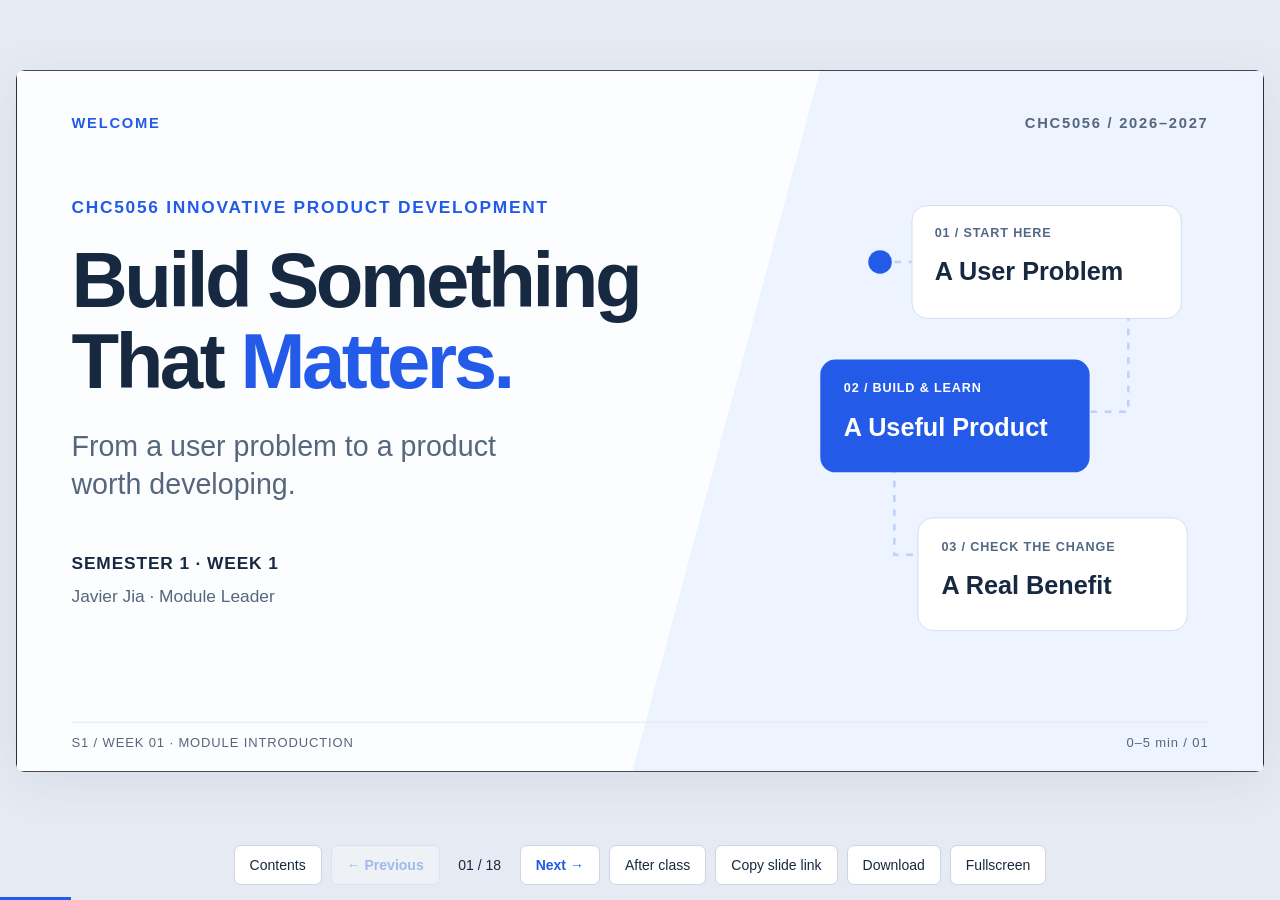
<file: 2026-2027/index.html>
<!DOCTYPE html><html lang="en"><head><meta charset="utf-8"><meta name="viewport" content="width=device-width, initial-scale=1"><link rel="icon" href="data:,"><meta name="description" content="CHC5056 Innovative Product Development. Week 1: Module Introduction. A 45-minute lecture for 2026–2027."><title>CHC5056 · Week 1</title><style>
:root{--ink:#172941;--muted:#56667c;--blue:#235be8;--line:#dce3ef;--soft:#eef3fd;--paper:#fcfdff}*{box-sizing:border-box}body{margin:0;background:#e6ebf3;color:var(--ink);font-family:Arial,Helvetica,sans-serif;overflow:hidden}button,a,summary{touch-action:manipulation}button{font:inherit;cursor:pointer}button:focus-visible,a:focus-visible,summary:focus-visible{outline:3px solid #b74700;outline-offset:4px}button:disabled{opacity:.35;cursor:default}[hidden]{display:none!important}.viewport{position:absolute;inset:12px 16px 70px;display:grid;place-items:center}.frame{position:relative;width:1440px;height:810px;flex:none}.stage{width:1440px;height:810px;background:var(--paper);position:absolute;transform-origin:top left;box-shadow:0 12px 60px #293d5a15;border-radius:10px;overflow:hidden}.slide{position:absolute;inset:0;padding:48px 64px 66px}.eyebrow{display:flex;align-items:center;justify-content:space-between;font-size:17px;font-weight:700;letter-spacing:2px;color:var(--muted);text-transform:uppercase;height:28px}.eyebrow .chapter{color:var(--blue)}h2{font-size:54px;letter-spacing:-1.8px;line-height:1.1;margin:31px 0 26px;max-width:1270px}h3{font-size:34px;line-height:1.16;margin:16px 0;color:var(--ink);letter-spacing:-.6px}p{margin:0;font-size:27px;line-height:1.38}.subtitle{font-size:25px;color:var(--muted);margin:-8px 0 24px}.tag{font-size:17px;letter-spacing:1.5px;font-weight:700;color:var(--blue)}.grid{display:grid;gap:26px}.two{grid-template-columns:1fr 1fr}.three{grid-template-columns:repeat(3,1fr)}.card{border:1px solid var(--line);border-radius:14px;padding:28px;background:#fff}.card .card-copy{margin:0;font-size:27px;line-height:1.38;color:var(--muted)}.card.blue{background:var(--soft);border-color:#c6d6fc}.card.blue h3{color:var(--blue)}.prompt{margin-top:27px;padding:23px 27px;display:flex;gap:30px;background:#172941;border-radius:12px;color:white;align-items:center}.prompt b{font-size:22px;min-width:230px}.prompt span{font-size:25px;line-height:1.35}.slide-foot{position:absolute;bottom:26px;left:64px;right:64px;border-top:1px solid var(--line);padding-top:14px;display:flex;justify-content:space-between;font-size:15px;letter-spacing:1px;color:var(--muted)}.fine{font-size:21px;line-height:1.4;color:var(--muted);margin-top:22px}.statement{font-size:29px;line-height:1.35;margin-top:29px;max-width:1150px}.mini{border-top:1px solid var(--line);padding-top:19px;margin-top:23px;font-size:23px}.process{display:flex;align-items:center;justify-content:space-between;background:var(--soft);padding:23px 28px;border-radius:12px;margin-bottom:27px;font-size:29px;font-weight:700}.process b{color:var(--blue)}.outcomes{display:grid;gap:18px}.outcomes article{display:flex;gap:32px;align-items:center;padding:19px 25px;border-top:1px solid var(--line)}.outcomes article>span{font-size:64px;letter-spacing:-3px;color:var(--blue);width:88px;flex-shrink:0}.outcomes h3{margin:0 0 9px}.outcomes p{color:var(--muted)}.semester{border:1px solid var(--line);border-radius:14px;padding:23px 28px;background:#fff}.semester h3{font-size:30px;margin:8px 0 20px}.journey{display:grid;gap:18px}.milestones{display:grid;grid-template-columns:repeat(4,1fr);gap:20px}.milestones>div{border-left:3px solid #b7ccfc;padding-left:18px}.milestones b{color:var(--blue);font-size:22px}.milestones p{font-size:24px;line-height:1.25;margin-top:8px}.assessment{width:100%;border-collapse:collapse;text-align:left;font-size:24px;line-height:1.2}.assessment th,.assessment td{padding:14px 13px;border-bottom:1px solid var(--line)}.assessment thead{font-size:16px;text-transform:uppercase;letter-spacing:1px;color:var(--muted)}.assessment tbody th{font-weight:600;width:37%}.assessment td:nth-child(2){font-size:31px;color:var(--blue);font-weight:700}.assessment td:nth-child(3){width:33%;font-size:22px}.assessment td:last-child{font-size:22px}.ribbon{background:var(--soft);padding:19px 22px;margin-top:20px;border-radius:10px;display:flex;justify-content:space-between;font-size:22px;gap:20px}.parta{display:flex;gap:55px;align-items:center;border-top:1px solid var(--line);padding:27px 0}.big-number{font-size:156px;font-weight:700;letter-spacing:-9px;color:var(--blue);min-width:300px}.big-number span{font-size:75px}.big-number p{letter-spacing:0;color:var(--muted);font-size:25px;font-weight:400}.parta h3{font-size:44px;margin-top:0}.pills{display:flex;gap:12px;margin:20px 0}.pills span{border:1px solid var(--line);padding:9px 14px;border-radius:30px;font-size:22px}.lead.small{font-size:28px}.matching{display:grid;grid-template-columns:1fr 290px;gap:36px}.matching ol{margin:0;padding-left:38px}.matching li{font-size:27px;line-height:1.3;padding:13px 0 13px 8px;border-bottom:1px solid var(--line)}.key{display:flex;flex-direction:column;gap:12px;padding:16px 22px;background:var(--soft);border-radius:12px}.key span{font-size:25px;padding:10px 0;color:var(--blue)}.explanation{margin-top:20px;font-size:23px}.explanation summary{width:max-content;cursor:pointer;color:var(--blue);font-weight:700;padding:9px 0;max-width:100%}.explanation[open]{position:absolute;z-index:4;inset:auto 64px 78px;background:#fff;border:2px solid #9cb7f7;border-radius:12px;box-shadow:0 8px 50px #17294125;padding:14px 24px;max-height:340px;overflow:auto}.explanation>div{line-height:1.4;padding:12px 0 6px;font-size:24px}.explanation p{font-size:24px;margin-top:12px}.bridge{display:flex;justify-content:center;gap:26px;margin-top:32px;font-size:30px;font-weight:700}.bridge span{color:var(--blue)}.problem{display:flex;gap:28px;padding:21px 26px;background:var(--soft);align-items:center;border-radius:10px;margin-bottom:30px}.problem .tag{width:160px;flex-shrink:0}.problem p{font-size:28px}.value-chain{display:grid;grid-template-columns:1fr 30px 1fr 30px 1fr;gap:15px;align-items:center}.value-chain .card{height:274px;padding:25px}.value-chain .card h3{font-size:32px}.value-chain .card p{font-size:26px}.arrow{font-size:35px;color:var(--blue)}.statements{margin:0;padding:0;list-style:none;counter-reset:statement}.statements li{counter-increment:statement;display:flex;align-items:center;gap:21px;padding:13px 0;border-bottom:1px solid var(--line);font-size:29px}.statements li:before{content:counter(statement);font-size:21px;color:var(--blue);background:var(--soft);border-radius:50%;width:37px;height:37px;display:grid;place-items:center;flex-shrink:0}.adapt{display:grid;grid-template-columns:1fr 1fr 1fr;gap:20px}.adapt>div{padding:24px;border:1px solid var(--line);border-radius:12px}.adapt h3{font-size:32px}.adapt p{font-size:26px;color:var(--muted)}.adapt .evidence{background:var(--soft)}.adapt .tag{font-size:15px;letter-spacing:1px}.loop{display:flex;gap:28px;justify-content:center;align-items:center;font-size:31px;font-weight:700;margin-top:35px}.loop b{color:var(--blue)}.idea{background:var(--soft);border-left:5px solid var(--blue);padding:20px 26px;position:relative}.idea p{font-size:35px;margin-top:8px}.badge{position:absolute;right:25px;top:36px;color:var(--blue);font-size:20px;font-weight:700}.worksheet{display:grid;grid-template-columns:1fr 1fr;gap:20px 40px;margin-top:24px}.worksheet>div{border-bottom:1px solid var(--line);padding-bottom:15px}.worksheet b{font-size:19px;letter-spacing:1px;color:var(--blue)}.worksheet p{font-size:26px;margin-top:8px}.worksheet+.prompt{margin-top:22px;padding:18px 24px}.finish-grid{display:grid;grid-template-columns:1.25fr 1fr;gap:55px}.exit{margin:15px 0;padding-left:30px}.exit li{font-size:30px;line-height:1.3;padding:16px 0 16px 10px;border-bottom:1px solid var(--line)}.next{background:var(--soft);border-radius:12px;padding:30px}.next h3{font-size:42px}.next p{font-size:25px}.next hr{border:0;border-top:1px solid #cbd9f7;margin:24px 0}.cover{background:linear-gradient(105deg,#fcfdff 56%,#edf3ff 56%)}.cover-copy{position:absolute;top:145px;left:64px;z-index:1}.kicker{font-size:20px;letter-spacing:2px;color:var(--blue);font-weight:700}h1{font-size:90px;line-height:1.04;letter-spacing:-4px;margin:24px 0 28px;font-weight:700}h1 em{font-style:normal;color:var(--blue)}.lead{font-size:33px;line-height:1.35;color:var(--muted)}.cover-meta{margin-top:49px;font-size:20px;font-weight:700;line-height:1.9;letter-spacing:1px}.cover-meta span{color:var(--blue);margin:0 10px}.cover-meta small{font-size:20px;font-weight:400;letter-spacing:0;color:var(--muted)}.cover-art{position:absolute;width:505px;right:40px;top:103px}.svg-label{font:bold 15px Arial;fill:#526985;letter-spacing:1px}.svg-title{font:bold 30px Arial;fill:#172941}.light{fill:white}.toolbar{position:absolute;height:54px;bottom:8px;left:20px;right:20px;display:flex;align-items:center;gap:9px;justify-content:center}.toolbar button,.toolbar a{border:1px solid #ccd5e3;background:#fff;border-radius:7px;padding:10px 15px;font-size:14px;color:var(--ink);text-decoration:none;line-height:18px}.toolbar button:hover,.toolbar a:hover{background:var(--soft)}.toolbar .nav{color:var(--blue);font-weight:700}.counter{font-size:14px;font-variant-numeric:tabular-nums;width:62px;text-align:center}.progress{height:3px;position:fixed;bottom:0;left:0;background:var(--blue);transition:width .18s}.status{position:fixed;bottom:74px;left:50%;transform:translateX(-50%);background:var(--ink);color:white;padding:10px 18px;border-radius:8px;font-size:15px;z-index:30}.sr-only{position:absolute;width:1px;height:1px;padding:0;margin:-1px;overflow:hidden;clip:rect(0,0,0,0);white-space:nowrap;border:0}dialog{border:1px solid var(--line);border-radius:16px;width:min(900px,85vw);max-height:82vh;padding:30px;color:var(--ink);box-shadow:0 20px 80px #17294133}dialog::backdrop{background:#132a4e77}dialog header{display:flex;justify-content:space-between;align-items:center;gap:20px;margin-bottom:20px}dialog h2{font-size:30px;margin:0;letter-spacing:-.5px}dialog header button{background:var(--soft);border:0;border-radius:6px;padding:9px 14px;color:var(--ink)}.contents-list{display:grid;grid-template-columns:1fr 1fr;gap:9px;list-style:none;padding:0;margin:0}.contents-list button{width:100%;height:100%;text-align:left;background:white;border:1px solid var(--line);border-radius:7px;padding:13px;font-size:16px;line-height:1.3}.contents-list button[aria-current]{border-color:var(--blue);background:var(--soft);color:var(--blue)}.note-copy p{font-size:22px;line-height:1.6}.note-copy .note-section{font-size:15px;color:var(--blue);letter-spacing:1px;margin-bottom:16px;font-weight:700}.dialog-hint{font-size:14px;color:var(--muted);margin-top:20px}.noscript{position:fixed;inset:0;z-index:100;background:white;padding:50px;font-size:26px}@media(prefers-reduced-motion:reduce){*,*:before,*:after{transition:none!important;animation:none!important}}@media print{body{overflow:visible;background:white}.viewport{position:static;display:block}.frame{width:auto!important;height:auto!important}.stage{position:static;transform:none!important;width:auto;height:auto;box-shadow:none}.slide{display:block!important;position:relative;width:1440px;height:810px;break-after:page}.toolbar,.progress,dialog,.status{display:none!important}@page{size:16in 9in;margin:0}}

.assessment-cards{display:grid;grid-template-columns:1fr 1fr;gap:14px 18px}
.assessment-card{position:relative;min-height:128px;border:1px solid var(--line);border-radius:12px;padding:16px 18px;background:#fff}
.assessment-head{display:flex;align-items:flex-start;justify-content:space-between;gap:14px}
.assessment-head h3{font-size:22px;line-height:1.18;margin:0;letter-spacing:-.25px;max-width:76%}
.ownership{flex:none;padding:6px 11px;border-radius:999px;font-size:13px;line-height:1;font-weight:700}
.ownership.individual{background:#dbeafe;color:#1e40af}
.ownership.group{background:#d1fae5;color:#065f46}
.ownership.mixed{background:#ede9fe;color:#5b21b6}
.weight{display:block;margin-top:8px;font-size:35px;line-height:1;color:var(--blue)}
.weight.group-colour{color:#07845c}
.assessment-card p{margin-top:4px;font-size:18px;line-height:1.25;color:var(--muted)}
.milestone{position:absolute;right:18px;bottom:16px;font-size:15px;color:var(--muted)}
.sprint-card{grid-column:1 / -1;min-height:116px;background:var(--soft);border-color:#c6d6fc}
.sprint-card .assessment-head h3{max-width:none}
.sprint-body{display:grid;grid-template-columns:125px 1fr auto;align-items:end;gap:20px}
.sprint-body .weight{font-size:46px;margin-top:5px}
.sprint-body p{font-size:19px;margin:5px 0 0}
.sprint-body .milestone{position:static;padding-bottom:3px}
.assessment-alert{margin-top:14px;padding:14px 18px;border-left:5px solid var(--blue);border-radius:0 10px 10px 0;background:#dbeafe;display:flex;align-items:center;gap:34px}
.assessment-alert b{flex:none;font-size:18px;color:#1e40af}
.assessment-alert span{font-size:18px;line-height:1.25;color:#263e62}

/* Slide 2: Module Leader Profile */
.profile-grid{display:grid;grid-template-columns:1.05fr 1.25fr;gap:26px;align-items:stretch}
.profile-card{border:1px solid var(--line);border-radius:14px;padding:30px 28px;background:#fff;display:flex;flex-direction:column;justify-content:space-between}
.profile-card h3{font-size:38px;margin:12px 0 6px;letter-spacing:-0.8px;color:var(--ink)}
.profile-role{font-size:23px;color:var(--blue);font-weight:700;margin-bottom:6px}
.profile-inst{font-size:21px;color:var(--muted);line-height:1.35}
.cred-badges{display:flex;gap:10px;margin:20px 0 14px;flex-wrap:wrap}
.cred-badge{background:var(--soft);border:1px solid #c6d6fc;color:var(--blue);padding:7px 15px;border-radius:24px;font-size:18px;font-weight:700}
.profile-details{display:flex;flex-direction:column;gap:14px}
.detail-item{border:1px solid var(--line);border-radius:14px;padding:18px 22px;background:#fff}
.detail-item.blue{background:var(--soft);border-color:#c6d6fc}
.detail-item h4{margin:0 0 6px;font-size:22px;color:var(--ink);letter-spacing:-0.2px}
.detail-item.blue h4{color:var(--blue)}
.detail-item p{margin:0;font-size:19px;line-height:1.32;color:var(--muted)}

/* Slide 18: Startup Bootcamp */
#slide-18 h2{margin:14px 0 6px;font-size:48px}
#slide-18 .subtitle{margin:0 0 14px;font-size:22px}
.bootcamp-layout{display:grid;grid-template-columns:1.22fr 0.88fr;gap:24px;align-items:start}
.bootcamp-content{display:flex;flex-direction:column;gap:10px}
.bootcamp-callout{background:#172941;border-radius:12px;padding:12px 18px;color:white;border-left:5px solid var(--blue)}
.bootcamp-callout .tag{color:#9cb7f7;margin-bottom:3px;display:block;font-size:13px;letter-spacing:1px}
.bootcamp-callout blockquote{margin:0;font-size:18px;line-height:1.3;color:#f0f4fd;font-style:italic}
.bootcamp-phases{display:grid;grid-template-columns:1fr 1fr;gap:9px}
.phase-card{border:1px solid var(--line);border-radius:10px;padding:9px 13px;background:#fff}
.phase-card.highlight{background:var(--soft);border-color:#c6d6fc}
.phase-tag{font-size:12px;font-weight:700;color:var(--blue);letter-spacing:0.5px;margin-bottom:2px}
.phase-card h4{margin:0 0 2px;font-size:16px;color:var(--ink);letter-spacing:-0.2px}
.phase-card p{margin:0;font-size:14px;line-height:1.22;color:var(--muted)}
.phase-card strong{color:var(--ink)}
.bootcamp-contact{border:1px solid var(--line);border-radius:10px;padding:9px 15px;background:#fff;display:flex;justify-content:space-between;align-items:center;gap:12px}
.bootcamp-contact strong{font-size:14px;color:var(--ink);display:block;margin-bottom:1px}
.bootcamp-contact p{margin:0;font-size:14px;line-height:1.22;color:var(--muted)}
.bootcamp-poster-wrap{display:flex;flex-direction:column;align-items:center;justify-content:center;background:#fff;border:1px solid var(--line);border-radius:12px;padding:6px 8px;box-shadow:0 4px 20px #17294110}
.bootcamp-poster-img{height:440px;width:auto;max-width:100%;object-fit:contain;border-radius:6px;display:block}
.bootcamp-poster-wrap .poster-caption{margin-top:5px;font-size:12px;color:var(--muted);letter-spacing:0.5px}
</style></head><body><noscript><div class="noscript">Enable JavaScript to use this slide presentation.</div></noscript><main class="viewport" aria-label="Week 1 presentation"><div class="frame"><div class="stage"><section class="slide cover" id="slide-1" data-title="Build Something That Matters." tabindex="-1" aria-label="Slide 1: Build Something That Matters." ><div class="eyebrow"><span class="chapter">Welcome</span><span>CHC5056 / 2026–2027</span></div><div class="cover-copy"><p class="kicker">CHC5056 INNOVATIVE PRODUCT DEVELOPMENT</p><h1>Build Something<br>That <em>Matters.</em></h1><p class="lead">From a user problem to a product<br>worth developing.</p><div class="cover-meta">SEMESTER 1 · WEEK 1<br><small>Javier Jia · Module Leader</small></div></div><div class="cover-art" aria-label="Product development connects a user problem, a product and a benefit"><svg viewBox="0 0 520 590" role="img"><title>Start with a problem. Build a product. Check the benefit.</title><path d="M105 122H400V300H122V470H415" fill="none" stroke="#bed1fb" stroke-width="3" stroke-dasharray="8 9"/><circle cx="105" cy="122" r="14" fill="#235be8"/><rect x="143" y="55" width="320" height="134" rx="18" fill="#fff" stroke="#ced9eb"/><text x="170" y="92" class="svg-label">01 / START HERE</text><text x="170" y="144" class="svg-title">A User Problem</text><rect x="34" y="238" width="320" height="134" rx="18" fill="#235be8"/><text x="62" y="277" class="svg-label light">02 / BUILD &amp; LEARN</text><text x="62" y="329" class="svg-title light">A Useful Product</text><rect x="150" y="426" width="320" height="134" rx="18" fill="#fff" stroke="#ced9eb"/><text x="178" y="465" class="svg-label">03 / CHECK THE CHANGE</text><text x="178" y="517" class="svg-title">A Real Benefit</text></svg></div><p class="study-note" hidden>This module connects product development, teamwork and professional practice. You will learn to explain decisions and support claims with evidence. Use the arrow keys or the buttons to navigate. Open Contents to jump to a page; copy the address to share a specific slide.</p><footer class="slide-foot"><span>S1 / WEEK 01 · MODULE INTRODUCTION</span><span>0–5 min <span aria-hidden="true"> / </span> 01</span></footer></section><section class="slide " id="slide-2" data-title="Meet Your Module Leader." tabindex="-1" aria-label="Slide 2: Meet Your Module Leader." hidden><div class="eyebrow"><span class="chapter">Module Leader</span><span>CHC5056 / 2026:2027</span></div><h2>Meet Your Module Leader.</h2><p class="subtitle">Guiding your journey from user discovery to working product.</p><div class="profile-grid"><article class="profile-card"><div><div class="tag">MODULE LEADER</div><h3>Javier Jia</h3><p class="profile-role">Innovative Product Development</p><p class="profile-inst">Oxford Brookes College<br>Chengdu University of Technology</p><div class="cred-badges"><span class="cred-badge">PGCiE</span><span class="cred-badge">PMP Certified</span></div></div><div class="mini">Focus: Agile Delivery, Product Discovery, Systems Thinking</div></article><div class="profile-details"><article class="detail-item blue"><h4>Module Role &amp; Mentorship</h4><p>Leading lectures, moderating Sprint Reviews, and supporting your team as you iterate from an uncertain problem to a working product.</p></article><article class="detail-item"><h4>What Drives Success Here</h4><p>Curiosity, weekly sprint momentum, open team communication, and grounding product choices in concrete user evidence.</p></article><article class="detail-item"><h4>Office Hours &amp; Communication</h4><p>Available during weekly seminars and scheduled office consultations. Bring questions early rather than waiting for milestones.</p></article></div></div><p class="study-note" hidden>Javier Jia leads CHC5056 Innovative Product Development at Oxford Brookes College, CDUT. He holds PGCiE and PMP credentials. Reach out during weekly seminars, office hours, or via university channels for academic and project guidance.</p><footer class="slide-foot"><span>S1 / WEEK 01 · MODULE INTRODUCTION</span><span>Welcome <span aria-hidden="true"> / </span> 02</span></footer></section><section class="slide " id="slide-3" data-title="Which Product Creates More Value?" tabindex="-1" aria-label="Slide 3: Which Product Creates More Value?" hidden><div class="eyebrow"><span class="chapter">Start with value</span><span>CHC5056 / 2026–2027</span></div><h2>Which Product Creates More Value?</h2><p class="subtitle">Hypothetical teaching scenario: Campus advice service</p><div class="grid two"><article class="card "><div class="tag">OPTION A</div><h3>More Features</h3><div class="card-copy">An AI assistant, custom themes and badges.<br><br>Students still do not know when they will be seen.</div></article><article class="card blue"><div class="tag">OPTION B</div><h3>A Clearer Wait</h3><div class="card-copy">A simple queue estimate and a call-back alert.<br><br>Pilot trial indicates reduced waiting time at the desk.</div></article></div><div class="prompt"><b>Discuss · 2 Minutes</b><span>Choose A or B. Whose experience improves? What would you check?</span></div><p class="study-note" hidden>The pilot outcome is invented for this teaching scenario. Option B has a clearer connection to the stated waiting problem. Its value still depends on evidence, reliability and whose needs it serves. A larger feature list alone does not establish value.</p><footer class="slide-foot"><span>S1 / WEEK 01 · MODULE INTRODUCTION</span><span>0–5 min <span aria-hidden="true"> / </span> 03</span></footer></section><section class="slide " id="slide-4" data-title="Three Questions for Today." tabindex="-1" aria-label="Slide 4: Three Questions for Today." hidden><div class="eyebrow"><span class="chapter">Your learning outcomes</span><span>CHC5056 / 2026–2027</span></div><h2>Three Questions for Today.</h2><div class="outcomes"><article><span>01</span><div><h3>What Is This Module For?</h3><p>Explain how product development, teamwork and professional practice connect.</p></div></article><article><span>02</span><div><h3>What Am I Responsible For?</h3><p>Identify assessment milestones and individual and team responsibilities.</p></div></article><article><span>03</span><div><h3>What Makes a Product Useful?</h3><p>Distinguish product features, user problems and intended benefits.</p></div></article></div><p class="study-note" hidden>These are the three Lecture Learning Outcomes. The exit check returns to them. Today introduces adaptive delivery through an example; detailed Scrum mechanics and planning methods come later.</p><footer class="slide-foot"><span>S1 / WEEK 01 · MODULE INTRODUCTION</span><span>5–12 min <span aria-hidden="true"> / </span> 04</span></footer></section><section class="slide " id="slide-5" data-title="Develop a Product. Show Your Contribution." tabindex="-1" aria-label="Slide 5: Develop a Product. Show Your Contribution." hidden><div class="eyebrow"><span class="chapter">The module in practice</span><span>CHC5056 / 2026–2027</span></div><h2>Develop a Product. Show Your Contribution.</h2><div class="process"><span>Discover</span><b>→</b><span>Design</span><b>→</b><span>Build</span><b>→</b><span>Review &amp; Improve</span></div><div class="grid two"><article class="card "><div class="tag">TOGETHER</div><h3>Create a Coherent Product</h3><div class="card-copy">Coordinate decisions, combine work and respond to feedback.</div></article><article class="card "><div class="tag">INDIVIDUALLY</div><h3>Explain What You Contributed</h3><div class="card-copy">Use your work, decisions and evidence to show your contribution and understanding.</div></article></div><p class="statement">Practise the technical judgement, teamwork and responsibility needed for Level 6 project work.</p><p class="study-note" hidden>A shared product does not make individual responsibility disappear. Contribution evidence can include an implemented change, a design decision with reasons, or a recorded test and its findings. The formal assessment briefs specify the evidence requirements.</p><footer class="slide-foot"><span>S1 / WEEK 01 · MODULE INTRODUCTION</span><span>5–12 min <span aria-hidden="true"> / </span> 05</span></footer></section><section class="slide " id="slide-6" data-title="One Journey. Two Semesters." tabindex="-1" aria-label="Slide 6: One Journey. Two Semesters." hidden><div class="eyebrow"><span class="chapter">Your module journey</span><span>CHC5056 / 2026–2027</span></div><h2>One Journey. Two Semesters.</h2><div class="journey"><div class="semester"><span class="tag">SEMESTER 1</span><h3>Frame → Plan → Build → Review</h3><div class="milestones"><div><b>W1–4</b><p>Explore needs<br>and shape an idea</p></div><div><b>W5</b><p>Part A<br>proposal</p></div><div><b>W10</b><p>Sprint<br>Review 1</p></div><div><b>W12</b><p>Part B +<br>Sprint Review 2</p></div></div></div><div class="semester"><span class="tag">SEMESTER 2</span><h3>Improve → Evaluate → Reflect</h3><div class="milestones"><div><b>W5</b><p>Sprint<br>Review 3</p></div><div><b>W8</b><p>Sprint<br>Review 4</p></div><div><b>W11</b><p>Sprint Review 5 +<br>Part C</p></div><div><b>W12</b><p>Final verification<br>and module review</p></div></div></div></div><p class="fine">In-person Class Test: centrally scheduled outside normal teaching. Date, time and venue to be announced.</p><p class="study-note" hidden>The journey combines product work, feedback and reflection across the year. Part B and Sprint Review 2 share the S1 Week 12 seminar session but are separately assessed. S2 Week 12 final verification adds no mark. The Class Test is not held in the normal Week 12 lecture.</p><footer class="slide-foot"><span>S1 / WEEK 01 · MODULE INTRODUCTION</span><span>5–12 min <span aria-hidden="true"> / </span> 06</span></footer></section><section class="slide " id="slide-7" data-title="Know the Purpose of Each Assessment." tabindex="-1" aria-label="Slide 7: Know the Purpose of Each Assessment." hidden><div class="eyebrow"><span class="chapter">Assessment overview</span><span>CHC5056 / 2026–2027</span></div><h2>Know the Purpose of Each Assessment.</h2><div class="assessment-cards"><article class="assessment-card"><div class="assessment-head"><h3>Part A: Project Proposal/Plan and Defence</h3><span class="ownership individual">Individual</span></div><strong class="weight">30%</strong><p>Justify a computing product proposal.</p><span class="milestone">S1 Week 5</span></article><article class="assessment-card"><div class="assessment-head"><h3>Part B: Group Presentation</h3><span class="ownership group">Group</span></div><strong class="weight group-colour">10%</strong><p>Communicate the team’s product and project.</p><span class="milestone">S1 Week 12</span></article><article class="assessment-card"><div class="assessment-head"><h3>Part C: Employability Portfolio</h3><span class="ownership individual">Individual</span></div><strong class="weight">10%</strong><p>Evidence professional development.</p><span class="milestone">S2 Week 11</span></article><article class="assessment-card"><div class="assessment-head"><h3>Part D: In-person Class Test</h3><span class="ownership individual">Individual</span></div><strong class="weight">10%</strong><p>Demonstrate module understanding.</p><span class="milestone">Centrally scheduled · details to be announced</span></article><article class="assessment-card sprint-card"><div class="assessment-head"><h3>Part D: Five Sprint Reviews</h3><span class="ownership mixed">Group + Individual</span></div><div class="sprint-body"><strong class="weight">40%</strong><p><b>Five Reviews × 8%</b><br>Each Review: Group /40 + Individual /60</p><span class="milestone">S1 W10 &amp; W12 · S2 W5, W8 &amp; W11</span></div></article></div><div class="assessment-alert"><b>First Major Milestone</b><span>Part A is due in Semester 1, Week 5. Use the current brief and rubric for full requirements.</span></div><p class="study-note" hidden>Part D totals 50%: five Sprint Reviews at 8% each, plus the In-person Class Test at 10%. Reviews take place in S1 W10, S1 W12, S2 W5, S2 W8 and S2 W11. The Class Test is centrally scheduled; date, time and venue will be communicated separately. The Part A Defence clarifies understanding where required and has no separate numerical mark.</p><footer class="slide-foot"><span>S1 / WEEK 01 · MODULE INTRODUCTION</span><span>12–22 min <span aria-hidden="true"> / </span> 07</span></footer></section><section class="slide " id="slide-8" data-title="Your First Milestone: Part A." tabindex="-1" aria-label="Slide 8: Your First Milestone: Part A." hidden><div class="eyebrow"><span class="chapter">Start preparing</span><span>CHC5056 / 2026–2027</span></div><h2>Your First Milestone: Part A.</h2><div class="parta"><div class="big-number">30<span>%</span><p>of the module</p></div><div><h3>Project Proposal/Plan<br>and Defence</h3><div class="pills"><span>Individual report</span><span>1,500 words</span><span>S1 Week 5</span></div><p class="lead small">Begin with a specific user and problem.<br>Explain why the proposed product is worth investigating.</p></div></div><div class="prompt"><b>Before Your Seminar</b><span>Read the current Part A Specification and Rubric.<br>Bring an initial idea and questions about the required evidence.</span></div><p class="study-note" hidden>Use the mandatory Project Proposal Template provided with the current brief. The exact submission date is published on the student website. Today introduces the purpose and first preparation steps; the Seminar explores the brief and rubric. Your Four-Line Idea Card today is formative, and you are not committing to a final product idea.</p><footer class="slide-foot"><span>S1 / WEEK 01 · MODULE INTRODUCTION</span><span>12–22 min <span aria-hidden="true"> / </span> 08</span></footer></section><section class="slide " id="slide-9" data-title="Which Evidence Belongs Where?" tabindex="-1" aria-label="Slide 9: Which Evidence Belongs Where?" hidden><div class="eyebrow"><span class="chapter">Retrieval check 01</span><span>CHC5056 / 2026–2027</span></div><h2>Which Evidence Belongs Where?</h2><p class="subtitle">Work with a neighbour. Match each example to its primary assessment purpose.</p><div class="matching"><ol type="A"><li>A researched argument for a proposed product</li><li>A shared presentation communicating the team’s project</li><li>A portfolio showing professional development</li><li>A working increment and evidence of your contribution</li><li>Individual responses to questions about module concepts</li></ol><div class="key"><span>Part D · Class Test</span><span>Part C</span><span>Part A</span><span>Part D · Reviews</span><span>Part B</span></div></div><details class="explanation"><summary>Explore the Reasoning</summary><div><b>A → Part A · B → Part B · C → Part C · D → Sprint Reviews · E → In-person Class Test.</b><p>Explain the purpose of each match. Some project evidence supports more than one assessment, but their criteria remain distinct.</p></div></details><p class="study-note" hidden>This is a formative matching exercise, not an assessment question. Discuss the purpose before checking the explanation. In particular, distinguish communicating the group project in Part B from demonstrating product and individual contribution evidence in the Sprint Reviews.</p><footer class="slide-foot"><span>S1 / WEEK 01 · MODULE INTRODUCTION</span><span>12–22 min <span aria-hidden="true"> / </span> 09</span></footer></section><section class="slide " id="slide-10" data-title="The Project Creates and Improves the Product." tabindex="-1" aria-label="Slide 10: The Project Creates and Improves the Product." hidden><div class="eyebrow"><span class="chapter">Make the distinction</span><span>CHC5056 / 2026–2027</span></div><h2>The Project Creates and Improves the Product.</h2><div class="grid two"><article class="card "><div class="tag">PROJECT</div><h3>The Organised Work</h3><div class="card-copy">A temporary effort to design, build and evaluate a campus queue service.<div class="mini">People · time · decisions · delivery</div></div></article><article class="card blue"><div class="tag">PRODUCT</div><h3>The Result People Use</h3><div class="card-copy">The queue service that helps students know when to return.<div class="mini">A system · a service · an experience</div></div></article></div><div class="bridge">Project work <span>→</span> Product <span>→</span> Use and improvement</div><p class="statement">Finishing the work does not, by itself, prove that users benefit.</p><p class="study-note" hidden>A project has a defined purpose and a beginning and end. A product can continue to be used and improved after a particular project ends. In computing, a product can be software, a system or a service. The same distinction applies to the campus queue example.</p><footer class="slide-foot"><span>S1 / WEEK 01 · MODULE INTRODUCTION</span><span>22–32 min <span aria-hidden="true"> / </span> 10</span></footer></section><section class="slide " id="slide-11" data-title="A Feature Is Not a Benefit." tabindex="-1" aria-label="Slide 11: A Feature Is Not a Benefit." hidden><div class="eyebrow"><span class="chapter">Follow the value chain</span><span>CHC5056 / 2026–2027</span></div><h2>A Feature Is Not a Benefit.</h2><div class="problem"><span class="tag">USER PROBLEM</span><p>Students wait at the desk because they do not know when they will be called.</p></div><div class="value-chain"><article class="card "><div class="tag">FEATURE / OUTPUT</div><h3>A Queue Alert</h3><div class="card-copy">What we build and deliver.</div></article><b class="arrow">→</b><article class="card "><div class="tag">OUTCOME</div><h3>Less Waiting at the Desk</h3><div class="card-copy">The change we want to observe.</div></article><b class="arrow">→</b><article class="card blue"><div class="tag">BENEFIT</div><h3>More Control over Time</h3><div class="card-copy">Why that change matters to students.</div></article></div><p class="fine">These are intended effects in a teaching scenario. Evidence is needed to establish whether they occur.</p><p class="study-note" hidden>A feature describes something a product can do. An output is a delivered result, such as the implemented alert. An outcome is a change resulting from use. A benefit is an improvement valued by a stakeholder. The chain is a hypothesis until evidence supports the connections.</p><footer class="slide-foot"><span>S1 / WEEK 01 · MODULE INTRODUCTION</span><span>22–32 min <span aria-hidden="true"> / </span> 11</span></footer></section><section class="slide " id="slide-12" data-title="Value for Whom?" tabindex="-1" aria-label="Slide 12: Value for Whom?" hidden><div class="eyebrow"><span class="chapter">Stakeholder perspectives</span><span>CHC5056 / 2026–2027</span></div><h2>Value for Whom?</h2><div class="grid two"><article class="card "><div class="tag">STUDENT</div><h3>“Let Me Use My Time Well.”</h3><div class="card-copy">Wants a reliable estimate and enough notice to return.<div class="mini">Possible indicator: time spent waiting at the desk</div></div></article><article class="card "><div class="tag">SERVICE MANAGER</div><h3>“Keep the Service Moving.”</h3><div class="card-copy">Wants students to return on time and staff capacity to be used well.<div class="mini">Possible indicator: missed appointments</div></div></article></div><div class="prompt"><b>Think It Through</b><span>Could less waiting for students create more missed appointments?<br>Check both perspectives before claiming success.</span></div><p class="study-note" hidden>Stakeholders can value different changes. An alert sent too early might reduce time at the desk but increase missed appointments. These are hypothetical effects. Check outcomes for affected stakeholders rather than choosing a single convenient success measure.</p><footer class="slide-foot"><span>S1 / WEEK 01 · MODULE INTRODUCTION</span><span>22–32 min <span aria-hidden="true"> / </span> 12</span></footer></section><section class="slide " id="slide-13" data-title="Classify the Claim." tabindex="-1" aria-label="Slide 13: Classify the Claim." hidden><div class="eyebrow"><span class="chapter">Retrieval check 02</span><span>CHC5056 / 2026–2027</span></div><h2>Classify the Claim.</h2><p class="subtitle">Use each label once: project, feature/output, outcome, benefit, assumption.</p><ol class="statements"><li><span>Build and evaluate a queue service over six weeks.</span></li><li><span>The service sends a call-back alert.</span></li><li><span>Students spend less time waiting at the desk.</span></li><li><span>Students have more control over their time.</span></li><li><span>Students will notice the alert and return in time.</span></li></ol><details class="explanation"><summary>Explore the Reasoning</summary><div><b>1 Project · 2 Feature/output · 3 Outcome · 4 Benefit · 5 Assumption.</b><p>Statement 3 needs observation; statement 5 needs investigation. Correct this claim: “Sending an alert proves that students benefit.”</p></div></details><p class="study-note" hidden>The statements describe a hypothetical product; they are not verified findings. An outcome is a change, while a benefit explains why the change matters. The claim about returning in time is an assumption that could fail even when the alert feature works.</p><footer class="slide-foot"><span>S1 / WEEK 01 · MODULE INTRODUCTION</span><span>22–32 min <span aria-hidden="true"> / </span> 13</span></footer></section><section class="slide " id="slide-14" data-title="What Do We Still Not Know?" tabindex="-1" aria-label="Slide 14: What Do We Still Not Know?" hidden><div class="eyebrow"><span class="chapter">Work with uncertainty</span><span>CHC5056 / 2026–2027</span></div><h2>What Do We Still Not Know?</h2><p class="subtitle">A promising idea still contains unanswered questions.</p><div class="grid three"><article class="card "><div class="tag">PEOPLE</div><h3>Will Students Respond?</h3><div class="card-copy">Will they notice the alert and return in time?</div></article><article class="card "><div class="tag">SERVICE</div><h3>Will It Fit the Workflow?</h3><div class="card-copy">Can staff keep queue estimates up to date?</div></article><article class="card "><div class="tag">TECHNOLOGY</div><h3>Will It Work Reliably?</h3><div class="card-copy">Will the notification arrive when needed?</div></article></div><div class="prompt"><b>Discuss · 2 Minutes</b><span>Identify two uncertainties. Which would you investigate first, and why?</span></div><p class="study-note" hidden>An uncertainty is something we do not yet know. Name it explicitly rather than burying it inside a feature list. Useful evidence could come from observation, service records, interviews or a small trial. Detailed requirements discovery begins in Week 2.</p><footer class="slide-foot"><span>S1 / WEEK 01 · MODULE INTRODUCTION</span><span>32–38 min <span aria-hidden="true"> / </span> 14</span></footer></section><section class="slide " id="slide-15" data-title="New Evidence Should Change the Plan." tabindex="-1" aria-label="Slide 15: New Evidence Should Change the Plan." hidden><div class="eyebrow"><span class="chapter">Why adaptive delivery?</span><span>CHC5056 / 2026–2027</span></div><h2>New Evidence Should Change the Plan.</h2><div class="adapt"><div><span class="tag">INITIAL IDEA</span><h3>Send a Text Alert<br>Five Minutes before a Turn.</h3><p>Assumption: students can return in time.</p></div><div class="evidence"><span class="tag">SUPPOSE A SMALL TRIAL FINDS…</span><h3>Some Students Are<br>Ten Minutes Away.</h3><p>The alert arrives, but the timing is wrong.</p></div><div><span class="tag">REVISE AND CHECK</span><h3>Explore Earlier Notice<br>or a Return Window.</h3><p>Check waiting time and missed turns again.</p></div></div><div class="loop">Plan <b>→</b> Try <b>→</b> Observe <b>→</b> Adapt <b>↻</b></div><p class="statement">Adaptive delivery still involves planning. Evidence helps us revise it.</p><p class="study-note" hidden>The trial is hypothetical. When important needs or solutions are uncertain, a small step can expose a weak assumption before extensive development. A predictive approach plans more of the work in advance where requirements are sufficiently understood; this example illustrates why an adaptive approach can help. It does not require detailed Scrum knowledge.</p><footer class="slide-foot"><span>S1 / WEEK 01 · MODULE INTRODUCTION</span><span>32–38 min <span aria-hidden="true"> / </span> 15</span></footer></section><section class="slide " id="slide-16" data-title="Turn a Vague Idea into a Useful Starting Point." tabindex="-1" aria-label="Slide 16: Turn a Vague Idea into a Useful Starting Point." hidden><div class="eyebrow"><span class="chapter">Your turn</span><span>CHC5056 / 2026–2027</span></div><h2>Turn a Vague Idea into a Useful Starting Point.</h2><div class="idea"><span class="tag">STARTING IDEA</span><p>“An AI app for students.”</p><span class="badge">5 MINUTES</span></div><div class="worksheet"><div><b>01 / USER</b><p>Which students, in which situation?</p></div><div><b>02 / PROBLEM</b><p>What difficulty do they experience?</p></div><div><b>03 / BENEFIT</b><p>What improvement would matter?</p></div><div><b>04 / UNCERTAINTY</b><p>What do you still need to find out?</p></div></div><div class="prompt"><b>Write → Compare → Refine</b><span>3 min: write four lines. 1 min: swap with a neighbour.<br>1 min: make the user, problem or benefit more specific.</span></div><details class="explanation"><summary>Explore the Reasoning</summary><div>One possible rewrite: <b>Students visiting the advice desk</b> do not know when they will be seen. A queue-notification service could help them <b>use their waiting time more freely</b>. We need to find out whether they can return reliably after an alert. <b>The solution does not need AI unless evidence justifies it.</b></div></details><p class="study-note" hidden>Keep this Four-Line Idea Card for your Seminar. Identify a possible benefit, not a promise that the product will succeed. No final project choice is assessed in this lecture. Give peer feedback on specificity and reasoning, not on how technically impressive the idea sounds.</p><footer class="slide-foot"><span>S1 / WEEK 01 · MODULE INTRODUCTION</span><span>38–43 min <span aria-hidden="true"> / </span> 16</span></footer></section><section class="slide " id="slide-17" data-title="Leave with a Direction, Not Just an Idea." tabindex="-1" aria-label="Slide 17: Leave with a Direction, Not Just an Idea." hidden><div class="eyebrow"><span class="chapter">Check and continue</span><span>CHC5056 / 2026–2027</span></div><h2>Leave with a Direction, Not Just an Idea.</h2><div class="finish-grid"><div><span class="tag">EXIT CHECK</span><ol class="exit"><li>How does developing a product help you practise professional teamwork?</li><li>What is your first assessment milestone, and who is responsible?</li><li>How is a product feature different from a user benefit?</li></ol></div><div class="next"><span class="tag">BEFORE YOUR SEMINAR</span><h3>Bring Your<br>Four-Line Idea Card.</h3><p>Read the Part A brief and rubric.<br>Bring one example of a skill you have used, and one question.</p><hr><span class="tag">NEXT WEEK</span><p><b>From Idea to Requirement</b><br>Investigate needs. Challenge assumptions.</p></div></div><p class="study-note" hidden>Use the three exit questions to check the Lecture Learning Outcomes. Your individual skills baseline is developed in the Seminar using examples from previous work. Keep one unresolved question alongside your Four-Line Idea Card. The current Module Guide and assessment documents on the student website remain the source for formal requirements.</p><footer class="slide-foot"><span>S1 / WEEK 01 · MODULE INTRODUCTION</span><span>43–45 min <span aria-hidden="true"> / </span> 17</span></footer></section><section class="slide " id="slide-18" data-title="Extracurricular Opportunity: 2nd Startup Bootcamp." tabindex="-1" aria-label="Slide 18: Extracurricular Opportunity: 2nd Startup Bootcamp." hidden><div class="eyebrow"><span class="chapter">Extracurricular Opportunity</span><span>CHC5056 / 2026:2027</span></div><h2>2nd Startup Bootcamp 2026/2027.</h2><p class="subtitle">Unleash your entrepreneurial spirit: open to all students across all programmes.</p><div class="bootcamp-layout"><div class="bootcamp-content"><div class="bootcamp-callout"><span class="tag">INVITATION FROM MACIEK</span><blockquote>“If any of you wish to know how to kick off a startup, or just curious about entrepreneurship, please join the boot camp or just contact Maciek.”</blockquote></div><div class="bootcamp-phases"><article class="phase-card highlight"><div class="phase-tag">PHASE 1: REGISTER</div><h4>Team Registration</h4><p>Teams of 3 to 4 people. Shape your business idea.<br><strong>Deadline: 31.12.2026</strong></p></article><article class="phase-card"><div class="phase-tag">PHASE 2: SUBMIT</div><h4>Executive Summary</h4><p>Submit a summary of your venture proposal.<br><strong>Deadline: 26.02.2027</strong></p></article><article class="phase-card"><div class="phase-tag">PHASE 3: DEVELOP</div><h4>Mentorship &amp; Bootcamp</h4><p>Hands-on work with mentors to refine your business.<br><strong>Date: 16.04.2027</strong></p></article><article class="phase-card highlight"><div class="phase-tag">PHASE 4: PRESENT</div><h4>Final Pitch Presentation</h4><p>15-minute presentation to convince the judges.<br><strong>Date: 17.04.2027</strong></p></article></div><div class="bootcamp-contact"><div><strong>How to Register:</strong><p>Scan the WeChat QR code on the poster to join the group.</p></div><div><strong>Inquiries:</strong><p>Contact Maciek: <code style="color:var(--blue); font-size:15px;">maciek@zy.cdut.edu.cn</code></p></div></div></div><div class="bootcamp-poster-wrap"><img src="poster.png" alt="2nd Start-Up Bootcamp Official Poster" class="bootcamp-poster-img"><div class="poster-caption">Official Poster · Scan QR code to join WeChat</div></div></div><p class="study-note" hidden>The 2nd Startup Bootcamp runs across four phases from team registration in December 2026 through the final pitch in April 2027. Teams of 3 to 4 students are welcome from all degree programmes. Scan the WeChat QR code on the poster or contact Maciek at maciek@zy.cdut.edu.cn.</p><footer class="slide-foot"><span>S1 / WEEK 01 · MODULE INTRODUCTION</span><span>Notice <span aria-hidden="true"> / </span> 18</span></footer></section></div></div></main><nav class="toolbar" aria-label="Presentation controls"><button id="show-contents" aria-haspopup="dialog">Contents</button><button id="previous" class="nav" aria-label="Previous slide">← Previous</button><span id="counter" class="counter">01 / 18</span><button id="next" class="nav" aria-label="Next slide">Next →</button><button id="show-notes" aria-haspopup="dialog">After class</button><button id="copy-link">Copy slide link</button><button id="download">Download</button><button id="fullscreen">Fullscreen</button></nav><div class="progress" aria-hidden="true"></div><div id="status" class="status" role="status" hidden></div><div id="slide-announcement" class="sr-only" aria-live="polite" aria-atomic="true"></div><dialog id="contents" aria-labelledby="contents-title"><header><h2 id="contents-title">Week 1 · Contents</h2><button data-close aria-label="Close contents">Close ✕</button></header><ol class="contents-list"></ol><p class="dialog-hint">45 minutes · 18 slides · Use ← → or Page Up / Page Down to navigate.</p></dialog><dialog id="notes" aria-labelledby="notes-title"><header><h2 id="notes-title">After Class</h2><button data-close aria-label="Close after-class notes">Close ✕</button></header><div class="note-copy"><p class="note-section"></p><p id="notes-text"></p></div><p class="dialog-hint">Close this panel or press Escape to return to the slides.</p></dialog><script>
const slides = [...document.querySelectorAll('.slide')];
const stage = document.querySelector('.stage');
const frame = document.querySelector('.frame');
const viewport = document.querySelector('.viewport');
const contents = document.querySelector('#contents');
const notes = document.querySelector('#notes');
const previous = document.querySelector('#previous');
const next = document.querySelector('#next');
const counter = document.querySelector('#counter');
const list = document.querySelector('.contents-list');
let current = 0;
let announcementTimer;
function resize() {
 const scale = Math.min(viewport.clientWidth / 1440, viewport.clientHeight / 810);
 frame.style.width = `${1440 * scale}px`;
 frame.style.height = `${810 * scale}px`;
 stage.style.transform = `scale(${scale})`;
}
function closePanels() {
 for (const dialog of [contents, notes]) if (dialog.open) dialog.close();
 document.querySelectorAll('details[open]').forEach(detail => detail.open = false);
}
function render() {
 const match = /^#slide-([1-9][0-9]*)$/.exec(location.hash);
 const page = match ? Number(match[1]) : 1;
 current = Number.isSafeInteger(page) && page >= 1 && page <= slides.length ? page - 1 : 0;
 if (location.hash !== `#slide-${current + 1}`) history.replaceState(null, '', `#slide-${current + 1}`);
 const focusWasOnSlide = slides.some(slide => slide.contains(document.activeElement));
 closePanels();
 slides.forEach((slide, index) => slide.hidden = index !== current);
 previous.disabled = current === 0;
 next.disabled = current === slides.length - 1;
 counter.textContent = `${String(current + 1).padStart(2, '0')} / ${slides.length}`;
 document.querySelector('.progress').style.width = `${(current + 1) / slides.length * 100}%`;
 document.title = `W1 · ${slides[current].dataset.title} | CHC5056`;
 document.querySelector('#slide-announcement').textContent = `Slide ${current + 1} of ${slides.length}: ${slides[current].dataset.title}`;
 list.querySelectorAll('button').forEach((button, index) => {
  if(index === current) button.setAttribute('aria-current', 'page');
  else button.removeAttribute('aria-current');
 });
 if (focusWasOnSlide) slides[current].focus({preventScroll:true});
}
function go(index) {
 const bounded = Math.max(0, Math.min(slides.length - 1, index));
 if (bounded !== current) location.hash = `slide-${bounded + 1}`;
}
slides.forEach((slide, index) => {
 const li = document.createElement('li');
 const button = document.createElement('button');
 button.textContent = `${String(index + 1).padStart(2,'0')} · ${slide.dataset.title}`;
 button.addEventListener('click', () => {contents.close(); go(index);});
 li.append(button); list.append(li);
});
previous.addEventListener('click', () => go(current - 1));
next.addEventListener('click', () => go(current + 1));
document.querySelector('#show-contents').addEventListener('click', () => contents.showModal());
document.querySelector('#show-notes').addEventListener('click', () => {
 document.querySelector('#notes-title').textContent = slides[current].dataset.title;
 document.querySelector('.note-section').textContent = `SLIDE ${current + 1} / AFTER CLASS`;
 document.querySelector('#notes-text').textContent = slides[current].querySelector('.study-note').textContent;
 notes.showModal();
});
document.querySelectorAll('[data-close]').forEach(button => button.addEventListener('click', () => button.closest('dialog').close()));
function announce(message) {
 const status = document.querySelector('#status');
 clearTimeout(announcementTimer); status.textContent = message; status.hidden = false;
 announcementTimer = setTimeout(() => status.hidden = true, 5000);
}
document.querySelector('#fullscreen').addEventListener('click', async () => {
 try {
  if (document.fullscreenElement) await document.exitFullscreen();
  else if (document.documentElement.requestFullscreen) await document.documentElement.requestFullscreen();
  else announce('Fullscreen is unavailable here. Use your browser’s fullscreen command.');
 } catch { announce('Fullscreen is unavailable here. Use your browser’s fullscreen command.'); }
});
document.addEventListener('fullscreenchange', () => {
 document.querySelector('#fullscreen').textContent = document.fullscreenElement ? 'Exit fullscreen' : 'Fullscreen';
 resize();
});
document.querySelector('#copy-link').addEventListener('click', async () => {
 try { await navigator.clipboard.writeText(location.href); announce('Slide link copied.'); }
 catch { announce('Copy the address from your browser to share this slide.'); }
});
document.querySelector('#download').addEventListener('click', () => {
 const clone = document.documentElement.cloneNode(true);
 clone.querySelectorAll('dialog').forEach(dialog => dialog.removeAttribute('open'));
 clone.querySelectorAll('details').forEach(detail => detail.removeAttribute('open'));
 clone.querySelector('.contents-list').replaceChildren();
 clone.querySelector('#status').hidden = true;
 const blob = new Blob(['<!DOCTYPE html>\n', clone.outerHTML], {type:'text/html;charset=utf-8'});
 const url = URL.createObjectURL(blob);
 const anchor = document.createElement('a'); anchor.href = url; anchor.download = 'CHC5056-S1W1-2026-2027.html';
 anchor.click(); setTimeout(() => URL.revokeObjectURL(url), 10000);
});
document.addEventListener('keydown', event => {
 if (event.altKey || event.ctrlKey || event.metaKey || event.shiftKey || contents.open || notes.open) return;
 if (event.target.closest('input,textarea,select,[contenteditable="true"]')) return;
 if (event.key === 'Escape') {document.querySelectorAll('details[open]').forEach(detail => detail.open = false);return;}
 const actions = {ArrowRight:current+1,ArrowDown:current+1,PageDown:current+1,ArrowLeft:current-1,ArrowUp:current-1,PageUp:current-1,Home:0,End:slides.length-1};
 if (event.key in actions) {event.preventDefault();go(actions[event.key]);}
});
window.addEventListener('hashchange', render);
window.addEventListener('resize', resize);
new ResizeObserver(resize).observe(viewport);
render(); resize();
</script></body></html>
</file>
